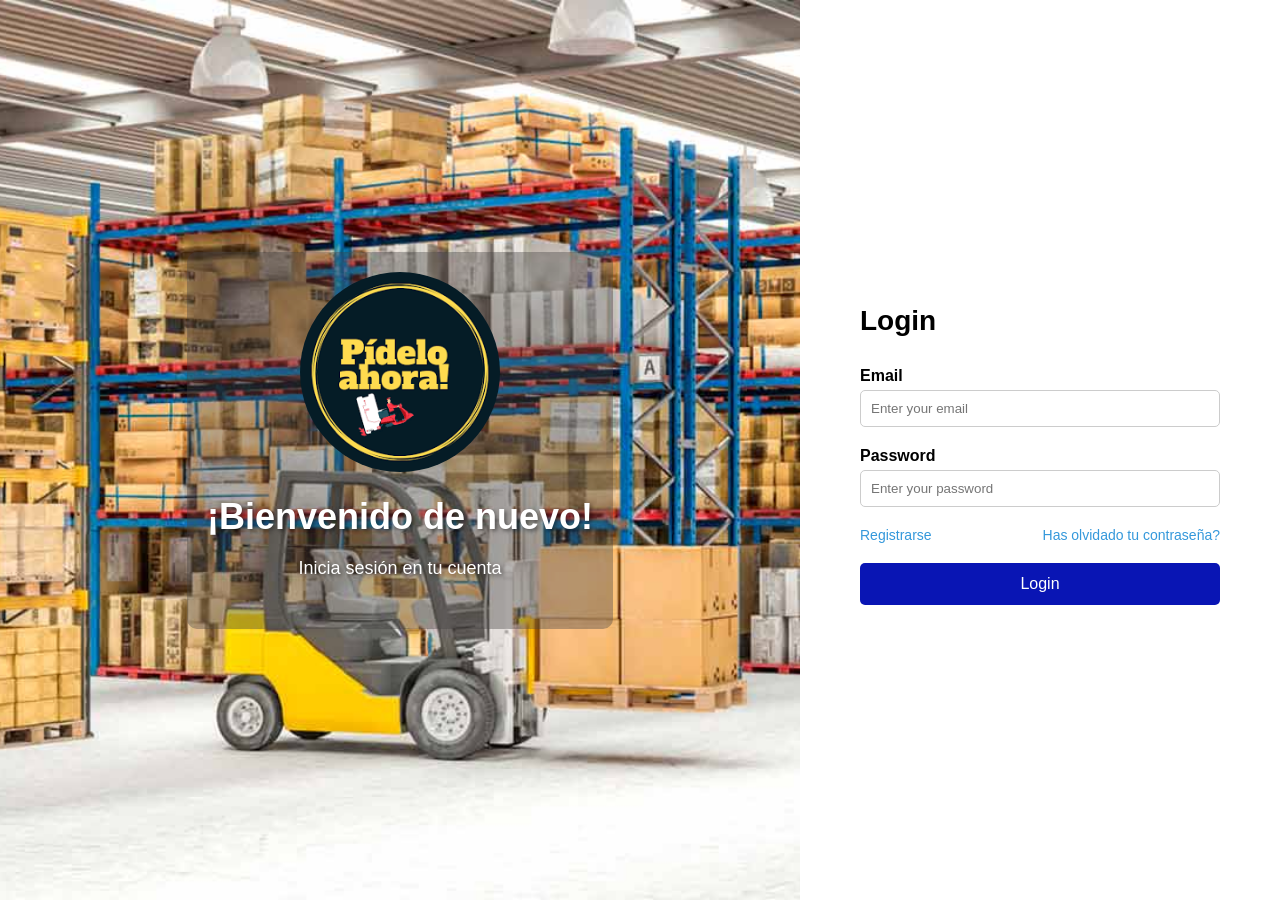
<file: Fronen/pages/login.html>
<!-- index.html -->
<!DOCTYPE html>
<html lang="en">
<head>
  <meta charset="UTF-8" />
  <meta name="viewport" content="width=device-width, initial-scale=1.0"/>
  <title>Login</title>
  <link rel="stylesheet" href="../css/styles.css">
  <link rel="icon" href="/favicon.png" type="image/x-icon" />

</head>
<body>
  <div class="login-container">
    <!-- Columna izquierda: bienvenida -->
    <div class="login-left">
      <div class="container-text">
        <img src="../assets/images/logo.png" alt="logo">
        <h1>¡Bienvenido de nuevo!</h1>
        <p>Inicia sesión en tu cuenta</p>
      </div>
      <!-- Imagen decorativa -->
    </div>

    <!-- Columna derecha: formulario -->
    <div class="login-right">
      <h2>Login</h2>
      <form id="loginForm">
        <label for="email">Email</label>
        <input type="email" id="email" placeholder="Enter your email" required />

        <label for="password">Password</label>
        <input type="password" id="password" placeholder="Enter your password" required />

        <div class="options">
          <a href="../pages/registre.html">Registrarse</a>
          <a href="#">Has olvidado tu contraseña?</a>
        </div>

        <button type="submit">Login</button>
      </form>
    </div>
  </div>
  <script src="../js/login.js"></script>
</body>
</html> 
<!-- hola -->
</file>
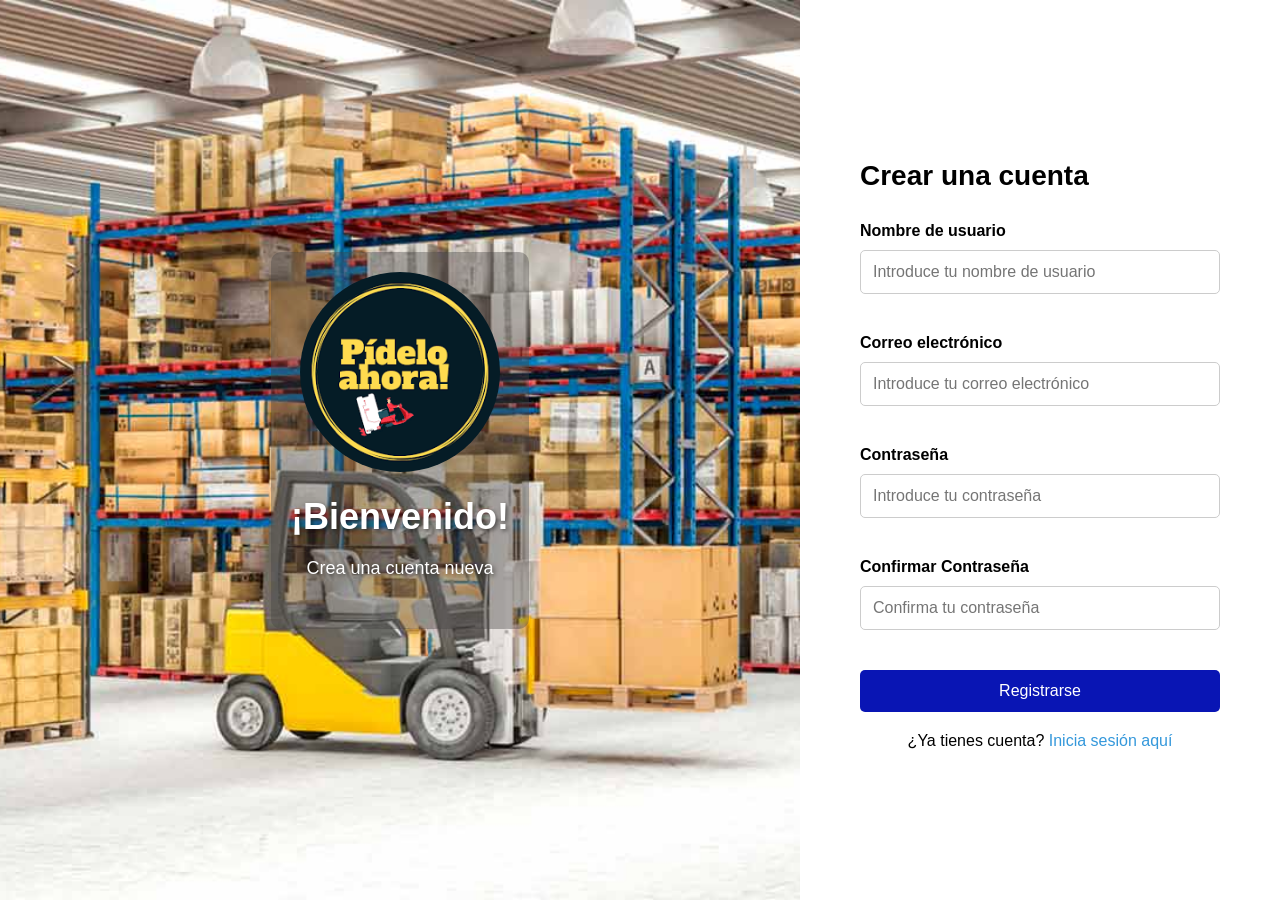
<file: Fronen/pages/registre.html>
<!DOCTYPE html>
<html lang="en">
<head>
  <meta charset="UTF-8" />
  <meta name="viewport" content="width=device-width, initial-scale=1.0"/>
  <title>Registro</title>
  <link rel="icon" href="/favicon.png" type="image/x-icon" />

  <link rel="stylesheet" href="../css/styles.css">
</head>
<body>
  <div class="login-container">
    <!-- Columna izquierda: bienvenida -->
    <div class="login-left">
      <div class="container-text">
        <img src="../assets/images/logo.png" alt="logo">
        <h1>¡Bienvenido!</h1>
        <p>Crea una cuenta nueva</p>
      </div>
    </div>

    <!-- Columna derecha: formulario -->
    <div class="login-right">
      <h2>Crear una cuenta</h2>
      <form id="register-form" action="#" method="POST">
        <div class="form-group">
          <label for="username">Nombre de usuario</label>
          <input type="text" id="username" name="username" placeholder="Introduce tu nombre de usuario" required />
        </div>

        <div class="form-group">
          <label for="email">Correo electrónico</label>
          <input type="email" id="email" name="email" placeholder="Introduce tu correo electrónico" required />
        </div>

        <div class="form-group">
          <label for="password">Contraseña</label>
          <input type="password" id="password" name="password" placeholder="Introduce tu contraseña" required />
        </div>

        <div class="form-group">
          <label for="confirm-password">Confirmar Contraseña</label>
          <input type="password" id="confirm-password" name="confirm-password" placeholder="Confirma tu contraseña" required />
        </div>

        <button type="submit">Registrarse</button>

        <p>¿Ya tienes cuenta? <a href="/pages/login.html">Inicia sesión aquí</a></p>
      </form>
    </div>
  </div>
  
<script>
  // Seleccionar el formulario
  const form = document.getElementById('register-form');

  // Manejar el evento de envío del formulario
  form.addEventListener('submit', async (event) => {
    event.preventDefault(); // Evitar el envío por defecto

    // Obtener los valores de los campos
    const username = document.getElementById('username').value.trim();
    const email = document.getElementById('email').value.trim();
    const password = document.getElementById('password').value;
    const confirmPassword = document.getElementById('confirm-password').value;

    // Validar campos vacíos
    if (!username || !email || !password || !confirmPassword) {
      alert('Todos los campos son obligatorios.');
      return;
    }

    // Validar formato del correo electrónico
    const emailRegex = /^[^\s@]+@[^\s@]+\.[^\s@]+$/;
    if (!emailRegex.test(email)) {
      alert('Por favor, introduce un correo electrónico válido.');
      return;
    }

    // Validar que las contraseñas coincidan
    if (password !== confirmPassword) {
      alert('Las contraseñas no coinciden.');
      return;
    }

    try {
      // Enviar los datos al backend
      const response = await fetch('http://localhost:3000/api/register', {
        method: 'POST',
        headers: {
          'Content-Type': 'application/json',
        },
        body: JSON.stringify({ username, email, password }),
      });

      // Manejar la respuesta del servidor
      const data = await response.json();
      if (response.ok) {
        alert(data.message); // Mostrar mensaje de éxito
        window.location.href = '/pages/login.html'; // Redirigir al login
      } else {
        alert(data.message); // Mostrar mensaje de error
      }
    } catch (error) {
      console.error('Error:', error);
      alert('Ocurrió un error al registrar el usuario.');
    }
  });
</script>
</body>
</html>
</file>
<file: Fronen/css/styles.css>
/* styles.css */
:root {
  --color-principal: #1067da;
  --color-secundario: #2c7ce6;
  --color-fondo: #f4f6f8;
  --color-texto: #333;
  --color-blanco: #ffffff;
  --color-gris-claro: #ccc;
  --color-gris-oscuro: #888;
  --color-borde: #e0e0e0;
}

/* Reset básico */
* {
  margin: 0;
  padding: 0;
  box-sizing: border-box;
}

body {
  font-family: Arial, sans-serif;
  background-color: #f5f5f5;
  width: 100%;
  height: 100vh;
  display: flex;
  flex-direction: column;
}


.factura-acciones {
  background-color: #1a2bee;
  padding: 5px;
  display: flex;
  justify-content: space-between;
  align-items: center;
  color: #fff;
}

/* Barra superior */
.barraSuperior {
  background-color: var(--color-principal);
  color: var(--color-blanco);
  display: flex;
  justify-content: space-between;
  align-items: center;
  padding: 15px 20px;
  box-shadow: 0 2px 4px rgba(0, 0, 0, 0.1);
}

.barraSuperior h1 {
  font-size: 22px;
  margin: 0;
}

.barraSuperior-derecho {
  display: flex;
  gap: 10px;
}

.btn-icon,
.user-btn {
  background: var(--color-blanco);
  border: none;
  color: var(--color-principal);
  padding: 8px 12px;
  border-radius: 5px;
  cursor: pointer;
  font-size: 14px;
}

.btn-icon:hover,
.user-btn:hover {
  background-color: var(--color-secundario);
  color: var(--color-blanco);
}

/* Container principal */
.container {
  display: flex;
  flex: 1;
  /* Flex para que el contenedor se ajuste dinámicamente */
  height: calc(100vh);
  /* Asegura que ocupe toda la pantalla */
}

/* Barra lateral */
.sidebar {
  height: 100vh;
  width: 260px;
  background-color: #040c5e;
  color: #fff;
  padding: 20px;
}

/* Logo o título superior */
.sidebar .logo {
  font-size: 24px;
  margin-bottom: 30px;
  text-align: center;
}

/* Navegación lateral */
.nav {
  display: flex;
  flex-direction: column;
}

.nav-item {
  display: flex;
  align-items: center;
  padding: 12px 10px;
  color: #bdc3c7;
  text-decoration: none;
  transition: background 0.3s;
  height: 40px;
  margin: 05px 0;
  border-radius: 10px;
}

.nav-item i {
  margin-right: 10px;
  font-size: 18px;
}

.nav-item:hover,
.nav-item.active {
  background-color: #0714a3;
  color: #fff;
  height: 40px;
}

/* Contenido principal */
.main-content {
  flex: 1;
  padding: 20px;
  overflow-y: auto;
}

.header {
  background: #333;
  color: #fff;
  padding: 1rem;
  text-align: center;
}

.main-content {
  padding: 2rem;
}

.metricas {
  display: flex;
  justify-content: space-around;
  margin-bottom: 2rem;
}

.metrica {
  background: #fff;
  border-radius: 8px;
  box-shadow: 0 2px 5px rgba(0, 0, 0, 0.1);
  padding: 1rem;
  text-align: center;
  width: 30%;
}

.metrica h3 {
  margin-bottom: 0.5rem;
}

.contenedor-es {
  width: 100%;
}



.grafico {
  width: 250px !important;
  height: 250px !important;
  display: block;
}

/* Estilo del Panel */
.panel-izquierdo {
  height: 100vh;
  width: 100%;
  overflow-y: auto;
  padding: 20px;
  box-sizing: border-box;
  background-color: #f9f9f9;
}





.grid-productos {
  display: grid;
  grid-template-columns: repeat(auto-fill, minmax(180px, 1fr));
  gap: 20px;
}

.producto-card {
  background: var(--color-blanco);
  padding: 15px;
  border-radius: 8px;
  text-align: center;
  box-shadow: 0 2px 10px rgba(0, 0, 0, 0.1);
  position: relative;
  transition: all 0.3s ease;
}

.producto-card:hover {
  transform: translateY(-5px);
  box-shadow: 0 4px 15px rgba(0, 0, 0, 0.2);
}

.producto-card img {
  width: 100%;
  height: 180px;
  object-fit: cover;
  border-radius: 5px;
  margin-bottom: 15px;
}

.producto-nombre {
  font-size: 16px;
  margin-bottom: 10px;
  color: var(--color-texto);
}

.producto-precio {
  font-weight: bold;
  color: var(--color-principal);
}

.btn-agregar {
  position: absolute;
  top: 10px;
  right: 10px;
  background: var(--color-principal);
  color: var(--color-blanco);
  border: none;
  border-radius: 50%;
  width: 30px;
  height: 30px;
  cursor: pointer;
  font-size: 18px;
  display: flex;
  justify-content: center;
  align-items: center;
}

/* Panel derecho */
.panel-derecho {
  height: 100vh;
  background: var(--color-blanco);
  padding: 20px;
  display: flex;
  flex-direction: column;
}

.panel-derecho h2 {
  margin-top: 0;
}


/* Factura */
.factura-opciones {
  display: flex;
  flex-direction: column;
  gap: 15px;
  margin-bottom: 15px;
}

.factura-opciones select,
.factura-opciones input {
  padding: 12px;
  border-radius: 5px;
  border: 1px solid var(--color-gris-claro);
  font-size: 14px;
}

.factura-productos {
  flex: 1;
  border-radius: 5px;
  color: var(--color-gris-oscuro);
  max-height: 400px;
  overflow-y: auto;
  padding: 15px;
  border: 1px dashed var(--color-borde);
  border-radius: 8px;
  margin-top: 25px;
}

.item-factura {
  display: flex;
  align-items: center;
  margin-bottom: 15px;
  padding: 10px;
  border-bottom: 1px solid var(--color-gris-claro);
  flex-direction: row;
}

.factura-img {
  width: 60px;
  height: 60px;
  object-fit: cover;
  margin-right: 15px;
  border-radius: 5px;
}

.item-factura .info {
  display: flex;
  flex-direction: column;
}

.item-factura .nombre {
  font-weight: bold;
}

.item-factura small {
  color: var(--color-gris-oscuro);
}

.btn-eliminar {
  width: 100px;
  height: 30px;
  background-color: #ff4d4d;
  color: white;
  border: none;
  cursor: pointer;
  border-radius: 5px;
  font-size: 14px;
  display: flex;
  justify-content: center;
  align-items: center;
  transition: background-color 0.3s ease;
}

.btn-eliminar:hover {
  background-color: #e60000;
}

.factura-footer {
  display: flex;
  justify-content: space-between;
  align-items: center;
  margin-top: 20px;
}

.btn-vender {
  background-color: var(--color-secundario);
  color: var(--color-blanco);
  padding: 12px 18px;
  border: none;
  border-radius: 5px;
  font-size: 16px;
  cursor: pointer;
}

.btn-vender:hover {
  background-color: var(--color-principal);
}

/* Diseño Responsivo */
@media (max-width: 768px) {
  .container {
    flex-direction: column;
  }

  .barraSuperior {
    flex-direction: column;
    align-items: flex-start;
    padding: 10px;
  }

  .grid-productos {
    grid-template-columns: repeat(auto-fill, minmax(150px, 1fr));
  }

  .producto-card {
    padding: 12px;
  }

  .btn-vender {
    font-size: 14px;
    padding: 10px 15px;
  }
}


/* Contenedor general: sidebar + contenido principal */
.container {
  display: flex;
  height: 100vh;
}

/* Estilo de la barra lateral */
.sidebar {
  height: 100vh;
  width: 250px;
  background-color: #040c5e;
  color: #fff;
  padding: 20px;
}

/* Logo o título superior */
.sidebar .logo {
  font-size: 24px;
  margin-bottom: 30px;
  text-align: center;
}

/* Navegación lateral */
.nav {
  display: flex;
  flex-direction: column;
}

.nav-item {
  display: flex;
  align-items: center;
  padding: 12px 10px;
  color: #bdc3c7;
  text-decoration: none;
  transition: background 0.3s;
  height: 40px;
  margin: 05px 0;
  border-radius: 10px;



}

.nav-item i {
  margin-right: 10px;
  font-size: 18px;

}

.nav-item:hover,
.nav-item.active {
  background-color: #0714a3;
  color: #fff;
  height: 40px;



}

/* Contenido principal */
.main-content {
  flex: 1;
  padding: 20px;
}

.header {
  background: #333;
  color: #fff;
  padding: 1rem;
  text-align: center;
}



.metricas {
  display: flex;
  justify-content: space-around;
  margin-bottom: 2rem;
}

.metrica {
  background: #fff;
  border-radius: 8px;
  box-shadow: 0 2px 5px rgba(0, 0, 0, 0.1);
  padding: 1rem;
  text-align: center;
  width: 30%;
}

.metrica h3 {
  margin-bottom: 0.5rem;
}

.contenedor-es {
  width: 100%;
}

.grafico-container {
  background: #fff;
  padding: 1rem;
  border-radius: 8px;
  width: 100%;
}

.grafico {
  width: 250px !important;
  height: 250px !important;
  display: block;
}

/* Encabezado superior */
.header2 {
  display: flex;
  justify-content: space-between;
  align-items: center;
  margin-bottom: 30px;
}

.header h1 {
  font-size: 28px;
}

.header-right i {
  font-size: 24px;
  margin-left: 20px;
  cursor: pointer;
  color: #333;
}

/* Tarjetas de estadísticas */
.cards {
  display: grid;
  grid-template-columns: repeat(auto-fit, minmax(200px, 1fr));
  gap: 20px;
}

.card {
  background-color: #fff;
  padding: 20px;
  border-radius: 12px;
  box-shadow: 0 0 10px rgba(0, 0, 0, 0.1);
}

.card h3 {
  font-size: 18px;
  margin-bottom: 10px;
  color: #333;
}

.card p {
  font-size: 24px;
  font-weight: bold;
  color: #2980b9;
}

/* Oculta el botón de menú en escritorio */
.menu-toggle {
  display: none;
  font-size: 28px;
  cursor: pointer;
}

ul {
  list-style: none;
  padding: 0;
  margin: 0;
}

/* Elementos de la lista */
li {
  padding: 12px 16px;
  border-bottom: 1px solid #ddd;
  font-size: 1rem;
  color: #333;
  transition: background-color 0.2s;
}

/* Efecto al pasar el mouse */
li:hover {
  background-color: #f0f0f0;
  cursor: pointer;
}



.total {
  margin-left: 10px;
}

.input {
  width: 120px;
  margin-top: 20px;
  margin: 10px;

}

.input-error {
  border: 2px solid red !important;

}



@media (max-width: 768px) {
  .menu-toggle {
    display: block;
  }

  .sidebar {
    left: -220px;
    transition: left 0.3s ease;
    z-index: 1000;
  }

  .sidebar.active {
    left: 0;
  }


  .overlay {
    display: none;
    position: fixed;
    top: 0;
    left: 0;
    width: 100vw;
    height: 100vh;
    background: rgba(0, 0, 0, 0.5);
    z-index: 999;
  }

  .overlay.active {
    display: block;
  }
}

/* Estilo general para la tarjeta de la factura */
.factura-card {
  background-color: #fff;
  border: 1px solid #ddd;
  padding: 20px;
  width: 300px;
  display: inline-block;
  vertical-align: top;
  transition: transform 0.3s ease;
  height: 300px;
  overflow-y: auto;
}

.info-factura {
  border-radius: 8px 8px 0px 0px;
  box-shadow: 0 4px 8px rgba(0, 0, 0, 0.1);
  margin-top: 20px;
  font-size: 14px;
  color: #fff;
  text-align: left;
  padding: 5px;
  background-color: #1a2bee;
}



.factura-header {
  font-weight: bold;
  margin-bottom: 10px;
}


/* Encabezado de la factura */
.factura-header {
  font-size: 18px;
  font-weight: bold;
  margin-bottom: 10px;
  color: #333;
}

/* Contenedor de productos dentro de la factura */
.factura-productos {
  overflow-y: auto;
  /* Permite el scroll si es necesario */
  margin-bottom: 10px;
}

/* Estilo para cada producto dentro de la factura */
.producto {
  display: flex;
  align-items: center;
  margin-bottom: 15px;
  border-bottom: 1px solid #f2f2f2;
  padding-bottom: 15px;
}

.producto img {
  width: 60px;
  height: 60px;
  object-fit: cover;
  border-radius: 4px;
  margin-right: 15px;
}

.producto div {
  flex: 1;
}

.producto strong {
  display: block;
  font-size: 16px;
  margin-bottom: 5px;
  color: var(--color-principal);
}

.producto div {
  font-size: 14px;
  color: #555;
}




/* Contenedor de facturas */
#facturas-container {
  display: flex;
  flex-wrap: wrap;
  justify-content: center;

  gap: 10px;
  /* padding: 20px; */
}

h2 {
  margin-top: 10px;
}

/* style.css login */


/* Contenedor principal dividido en 2 columnas */
.login-container {
  display: flex;
  height: 100vh;
}

/* Lado izquierdo (bienvenida + imagen) */
.login-left {
  flex: 2;
  background-color: #2c3e50;
  color: white;
  display: flex;
  flex-direction: column;
  justify-content: center;
  align-items: center;
  padding: 40px;
  text-align: center;
  background-image: url('../assets/images/Fondo-login.jpg');
  /* Ruta de la imagen de fondo */
  background-repeat: no-repeat;
  /* No repetir la imagen */
  background-size: cover;
  /* Que cubra todo el área */
  background-position: center;
  /* Centrar la imagen */
}

.login-left img {
  width: 200px;
  margin-bottom: 20px;
  border-radius: 200px;
}

.login-left h1 {
  font-size: 36px;
  margin-bottom: 10px;
  color: #ffffff;
  text-shadow: 2px 2px 4px rgba(0, 0, 0, 0.5);
}

.container-text {
  background-color: rgba(68, 64, 64, 0.39);
  /* Fondo blanco con transparencia */
  border-radius: 10px;
  padding: 20px;
  margin-bottom: 20px;
}

.login-left p {
  font-size: 18px;
  margin-bottom: 30px;
  color: #ffffff;
  text-shadow: 2px 2px 4px rgba(0, 0, 0, 0.5);


}


/* Lado derecho (formulario de login) */
.login-right {
  flex: 1;
  background-color: white;
  display: flex;
  flex-direction: column;
  justify-content: center;
  padding: 60px;
}

.login-right h2 {
  font-size: 28px;
  margin-bottom: 30px;
}

form {
  display: flex;
  flex-direction: column;
}

label {
  margin-bottom: 5px;
  font-weight: bold;
}

input {
  padding: 10px;
  margin-bottom: 20px;
  border: 1px solid #ccc;
  border-radius: 5px;
}

.options {
  text-align: right;
  margin-bottom: 20px;
  display: flex;
  justify-content: space-between;
}

.options a {
  color: #3498db;
  text-decoration: none;
  font-size: 14px;
}

button {
  padding: 12px;
  background-color: #0915b4;
  color: white;
  border: none;
  border-radius: 5px;
  font-size: 16px;
  cursor: pointer;
}

button:hover {
  background-color: #212cd1;
}

.busqueda-productos {
  display: flex;
  gap: 15px;
  margin-bottom: 20px;
}

.busqueda-productos input {
  flex: 1;
  padding: 12px;
  border: 1px solid var(--color-gris-claro);
  border-radius: 5px;
  font-size: 14px;
}

.btn-nuevo-venta {
  height: 40px;
  background-color: var(--color-principal);
  color: var(--color-blanco);
  border: none;
  padding: 12px 18px;
  border-radius: 5px;
  cursor: pointer;
  font-size: 14px;
}

.btn-nuevo-venta-user {
  background-color: var(--color-principal);
  color: var(--color-blanco);
  border: none;
  padding: 12px 18px;
  border-radius: 5px;
  cursor: pointer;
  font-size: 14px;
}

.btn-nuevo-venta-user:hover {
  background-color: var(--color-secundario);
}

.btn-nuevo-venta:hover {
  background-color: var(--color-secundario);
}

/* ----------------- RESPONSIVE DESIGN ------------------ */

@media (max-width: 768px) {

  /* Cambia a diseño en columna en pantallas pequeñas */
  .login-container {
    flex-direction: column;
  }

  .login-left,
  .login-right {
    flex: 1;
    width: 100%;
    padding: 30px;
  }

  .login-left {
    background-position: center top;
    background-size: cover;
    text-align: center;
  }

  .login-left img {
    width: 150px;
  }

  .login-left h1 {
    font-size: 28px;
  }

  .login-right h2 {
    font-size: 24px;
  }

  input {
    font-size: 16px;
  }

  button {
    font-size: 16px;
    padding: 10px;
  }
}

@media (max-width: 480px) {
  .login-left h1 {
    font-size: 24px;
  }

  .login-left p {
    font-size: 14px;
  }

  .container-text {
    padding: 10px;
  }

  .login-right {
    padding: 30px 20px;
  }
}

@media (max-width: 768px) {
  .login-left {
    display: none;
    /* Oculta la parte izquierda */
  }

  .login-right {
    flex: 1;
    width: 100vw;
    padding: 40px 20px;
  }

  .login-container {
    flex-direction: column;
    align-items: center;
    justify-content: center;
  }
}

/* ------------------ RESPONSIVE DESIGN ------------------ */

/* Ajustes generales para pantallas medianas */
@media (max-width: 1024px) {
  .sidebar {
    width: 200px;
    padding: 15px;
  }

  .header h1 {
    font-size: 24px;
  }

  .card p {
    font-size: 20px;
  }
}

/* Pantallas pequeñas: ocultar sidebar y reorganizar */
@media (max-width: 768px) {
  .container {
    flex-direction: column;
  }

  .sidebar {
    display: none;
    /* Oculta la barra lateral */
  }



  .header {
    flex-direction: column;
    align-items: flex-start;
    gap: 10px;
  }

  .header-right {
    display: flex;
    justify-content: flex-end;
    width: 100%;
  }

  .cards {
    grid-template-columns: 1fr;
    /* Una sola columna */
  }

  .card h3 {
    font-size: 16px;
  }

  .card p {
    font-size: 18px;
  }
}

/* styles.css */

/* Contenedor principal para el formulario */
.form-container {
  width: 100%;
  max-width: 400px;
  margin: 0 auto;
  background-color: #ffffff;
  padding: 40px;
  border-radius: 10px;
  box-shadow: 0 0 10px rgba(0, 0, 0, 0.1);
}

.form-container h2 {
  text-align: center;
  margin-bottom: 30px;
}

.form-group {
  margin-bottom: 20px;
}

.form-group label {
  display: block;
  margin-bottom: 5px;
  font-weight: bold;
}

.form-group input {
  width: 100%;
  padding: 12px;
  margin-top: 5px;
  border: 1px solid #ccc;
  border-radius: 5px;
  font-size: 16px;
}

/* button {
  padding: 12px;
  width: 100%;
  background-color: #0915b4;
  color: white;
  border: none;
  border-radius: 5px;
  font-size: 16px;
  cursor: pointer;
}

button:hover {
  background-color: #212cd1;
} */

p {
  text-align: center;
  margin-top: 20px;
}

p a {
  color: #3498db;
  text-decoration: none;
}

p a:hover {
  text-decoration: underline;
}


.header1 {
  color: #000000;
  padding: 20px;
  border-radius: 8px;
  margin-bottom: 30px;
  max-width: 900px;
  margin: 0 auto;
}

.header1 h1 {
  font-size: 24px;
  margin-bottom: 20px;
}

.metrics {
  display: flex;
  gap: 30px;
  display: flex;
  justify-content: space-around;
  margin-bottom: 30px;
}

.metric {
  background-color: #fff;
  padding: 20px;
  border-radius: 8px;
  box-shadow: 0 2px 5px rgba(0, 0, 0, 0.1);
  width: 100%;
  text-align: center;
}

.metric h2 {
  font-size: 18px;
  margin-bottom: 15px;
}

.metric p {
  font-size: 22px;
  font-weight: bold;
}

@media (max-width: 768px) {
  .metrics {
    flex-direction: column;
    align-items: center;
  }
}




/* Ajustes para pantallas muy pequeñas (móviles) panel admin */
@media (max-width: 480px) {
  .header h1 {
    font-size: 20px;
  }

  .card {
    padding: 15px;
  }

  .card p {
    font-size: 16px;
  }

  .header-right i {
    font-size: 20px;
    margin-left: 10px;
  }
}

/* Estilos responsive para el menú hamburguesa */
@media (max-width: 768px) {
  .sidebar {
    position: fixed;
    left: -260px;
    top: 0;
    height: 100%;
    background-color: #040c5e;
    transition: left 0.3s ease;
    z-index: 1000;
  }

  .sidebar.sidebar-visible {
    left: 0;
  }

  .menu-toggle {
    display: inline-block;
    color: #333;
  }

  .container {
    flex-direction: column;
  }



  .cards {
    grid-template-columns: 1fr;
  }
}


/* Estilo responsivo para pantallas pequeñas */
@media (max-width: 768px) {
  .form-container {
    padding: 20px;
  }
}

/* Estilos responsive */
@media (max-width: 768px) {
  .container {
    padding: 10px;
  }

  .product-card {
    flex-direction: column;
    align-items: center;
    text-align: center;
  }

  .product-card img {
    width: 100%;
    max-width: 300px;
    height: auto;
  }

  .product-info {
    width: 100%;
    padding: 10px 0;
  }

  .btn-vender {
    width: 100%;
    padding: 12px;
  }

  header h1 {
    font-size: 1.5rem;
  }

  .product-card h2 {
    font-size: 1.2rem;
  }
}
</file>
